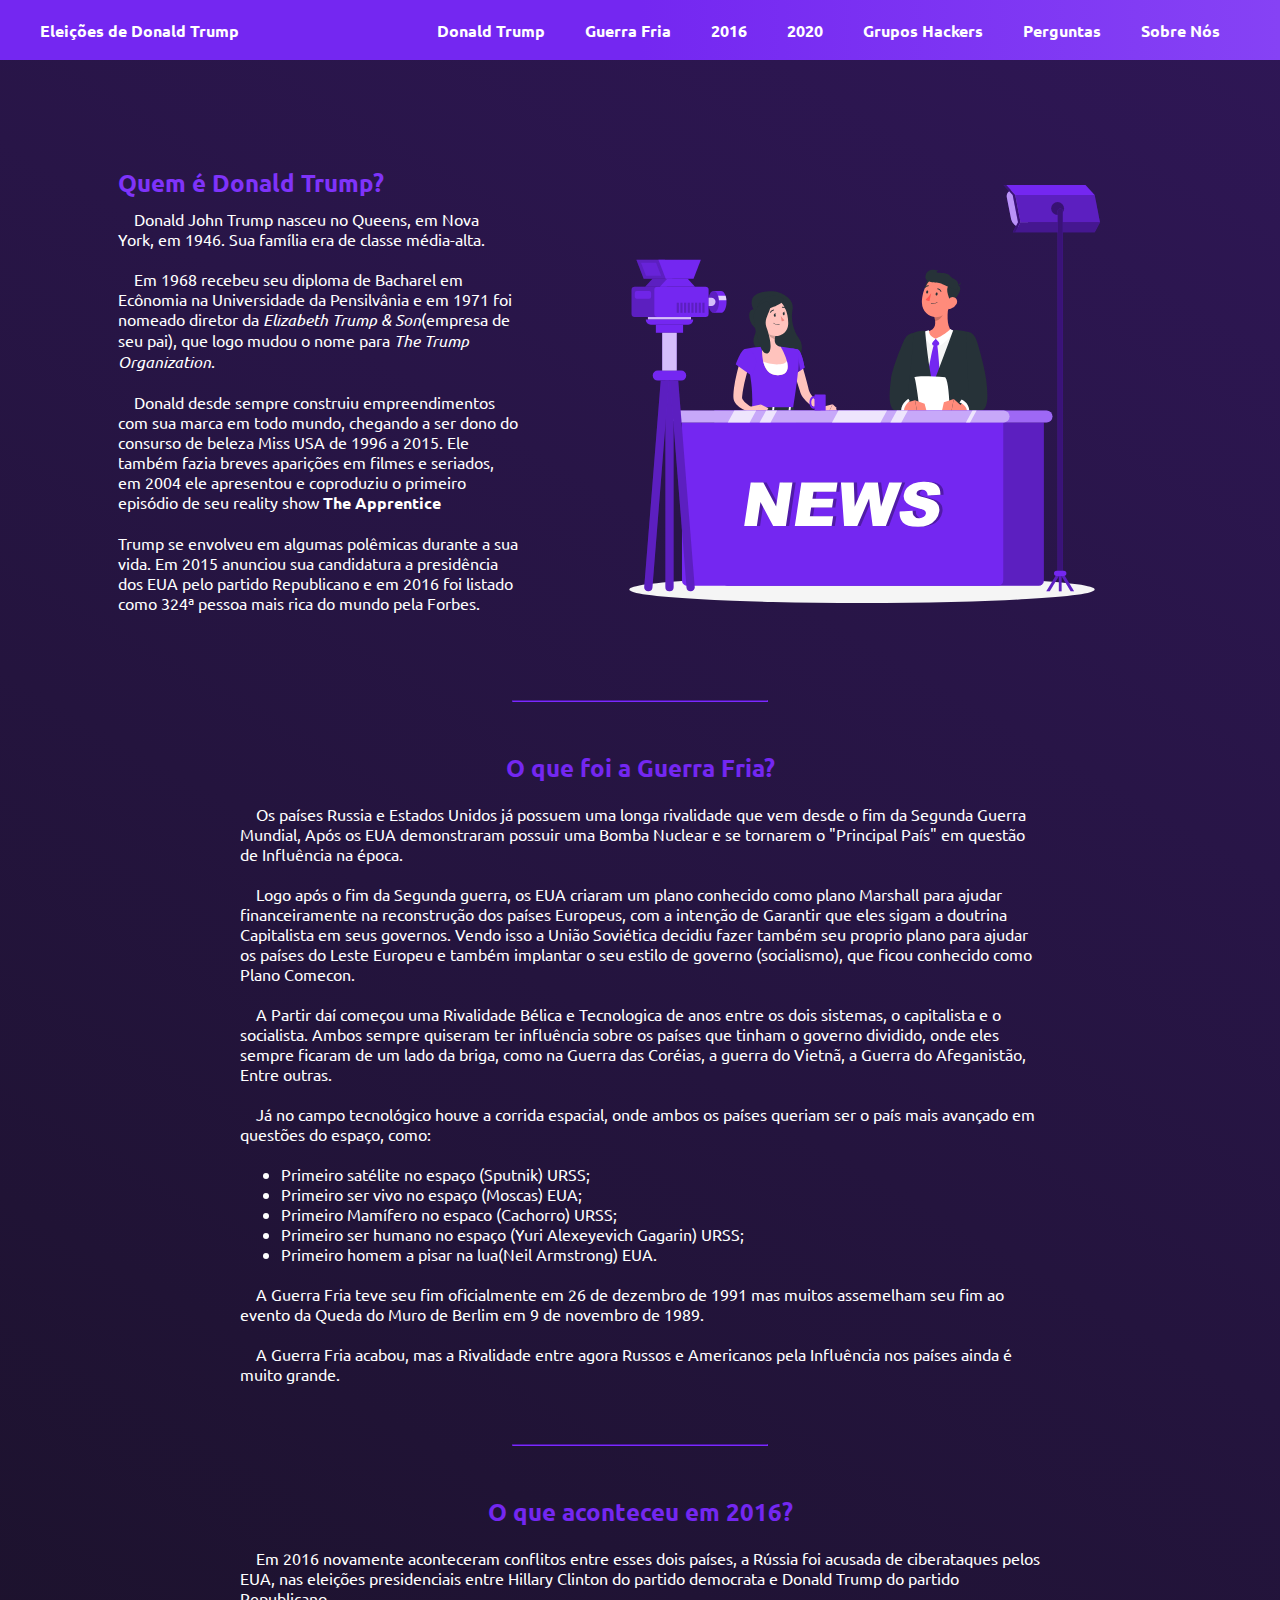
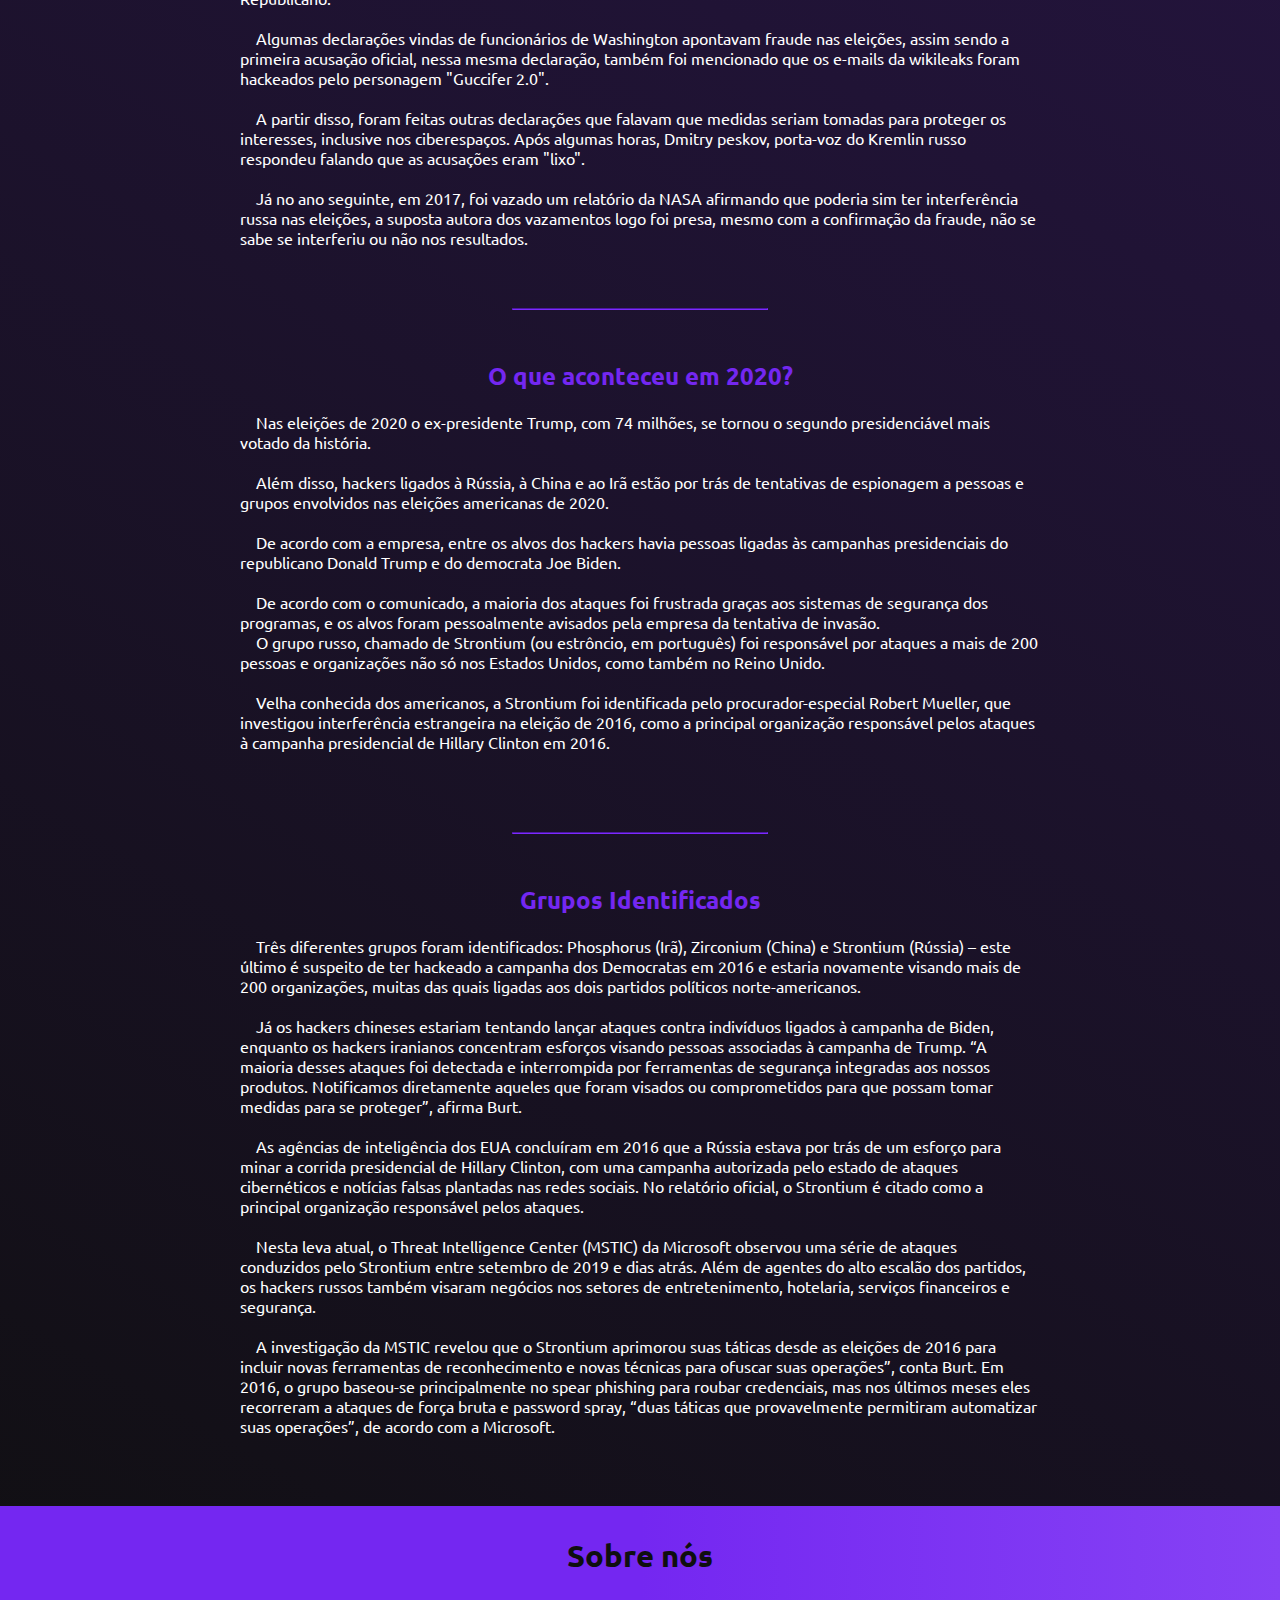
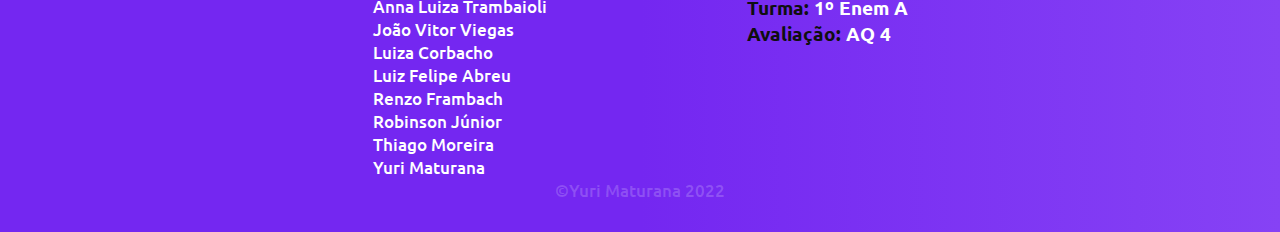
<file: index.html>
<!DOCTYPE html>
<html lang="pt-BR">
<head>
    <meta charset="UTF-8">
    <link rel="stylesheet" href="style.css">
    <title>Avaliação Qualitativa 4</title>
</head>
<body>
    <header class="menuStatic">
        <h4 class="elicoes">Eleições de Donald Trump</h4>
        <div class="partes">
            <a href="#trump">
                <div id="menus" class="donaldTrump">
                    <h4>Donald Trump</h4>
                </div>
            </a>
            <a href="#guerraFria">
                <div id="menus" class="guerra_fria">
                    <h4>Guerra Fria</h4>
                </div>
            </a>
            <a href="#hillary">
                <div id="menus" class="hillarys">
                    <h4>2016</h4>
                </div>
            </a>
            <a href="#ataque">
                <div id="menus" class="ataques">
                    <h4>2020</h4>
                </div>
            </a>
            <a href="#hacker">
                <div id="menus" class="hackers">
                    <h4>Grupos Hackers</h4>
                </div>
            </a>
            <a href="perguntas.html">
                <div id="menus" class="perguntas">
                    <h4>Perguntas</h4>
                </div>
            </a>
            <a href="#sobre">
                <div id="menus" class="sobreNos">
                    <h4>Sobre Nós</h4>
                </div>
            </a>
        </div>
    </header>
    <div class="container">
        <div id="conteudo">
            <section id="trump" class="trump">
                <div class="trumpTexto">
                    <h2>Quem é Donald Trump?</h2>
                    <p>&nbsp;&nbsp;&nbsp;&nbsp;Donald John Trump nasceu no Queens, em Nova York, em 1946. Sua família era de classe média-alta.</p> <br>
                    <p>&nbsp;&nbsp;&nbsp;&nbsp;Em 1968 recebeu seu diploma de Bacharel em Ecônomia na Universidade da Pensilvânia e em 1971 foi nomeado diretor da <i>Elizabeth Trump & Son</i>(empresa de seu pai), que logo mudou o nome para <i>The Trump Organization</i>.</p> <br>
                    <p>&nbsp;&nbsp;&nbsp;&nbsp;Donald desde sempre construiu empreendimentos com sua marca em todo mundo, chegando a ser dono do consurso de beleza Miss USA de 1996 a 2015. Ele também fazia breves aparições em filmes e seriados, em 2004 ele apresentou e coproduziu o primeiro episódio de seu reality show <b>The Apprentice</b></p> <br>
                    <p>Trump se envolveu em algumas polêmicas durante a sua vida. Em 2015 anunciou sua candidatura a presidência dos EUA pelo partido Republicano e em 2016 foi listado como 324ª pessoa mais rica do mundo pela Forbes.</p>
                </div>
                <img id="image" src="media/tv.svg">
            </section>

            <hr>

            <section id="guerraFria" class="guerraFria">
                <h2>O que foi a Guerra Fria?</h2>
                
                <p>&nbsp;&nbsp;&nbsp;&nbsp;Os países Russia e Estados Unidos já possuem uma longa rivalidade que vem desde o fim da Segunda Guerra Mundial, Após os EUA demonstraram possuir uma Bomba Nuclear e se tornarem o "Principal País" em questão de Influência na época.</p><br>
                
                <p>&nbsp;&nbsp;&nbsp;&nbsp;Logo após o fim da Segunda guerra, os EUA criaram um plano conhecido como plano Marshall para ajudar financeiramente na reconstrução dos países Europeus, com a intenção de Garantir que eles sigam a doutrina Capitalista em seus governos. Vendo isso a União Soviética decidiu fazer também seu proprio plano para ajudar os países do Leste Europeu e também implantar o seu estilo de governo (socialismo), que ficou conhecido como Plano Comecon.</p><br>
                
                <p>&nbsp;&nbsp;&nbsp;&nbsp;A Partir daí começou uma Rivalidade Bélica e Tecnologica de anos entre os dois sistemas, o capitalista e o socialista. Ambos sempre quiseram ter influência sobre os países que tinham o governo dividido, onde eles sempre ficaram de um lado da briga, como na Guerra das Coréias, a guerra do Vietnã, a Guerra do Afeganistão, Entre outras.</p><br>

                <p>&nbsp;&nbsp;&nbsp;&nbsp;Já no campo tecnológico houve a corrida espacial, onde ambos os países queriam ser o país mais avançado em questões do espaço, como:</p><br>

                <ul>
                    <li> Primeiro satélite no espaço (Sputnik) URSS;</li>
                    <li> Primeiro ser vivo no espaço (Moscas) EUA;</li>
                    <li> Primeiro Mamífero no espaco (Cachorro) URSS;</li>
                    <li> Primeiro ser humano no espaço (Yuri Alexeyevich Gagarin) URSS;&nbsp;&nbsp;&nbsp;&nbsp;&nbsp;&nbsp;&nbsp;&nbsp;&nbsp;&nbsp;&nbsp;&nbsp;&nbsp;&nbsp;&nbsp;&nbsp;&nbsp;&nbsp;&nbsp;&nbsp;&nbsp;&nbsp;&nbsp;&nbsp;&nbsp;&nbsp;&nbsp;&nbsp;&nbsp;&nbsp;&nbsp;&nbsp;&nbsp;&nbsp;&nbsp;&nbsp;&nbsp;&nbsp;&nbsp;&nbsp;&nbsp;&nbsp;&nbsp;&nbsp;&nbsp;&nbsp;&nbsp;&nbsp;&nbsp;&nbsp;&nbsp;&nbsp;&nbsp;&nbsp;&nbsp;&nbsp;&nbsp;&nbsp;&nbsp;&nbsp;&nbsp;&nbsp;&nbsp;&nbsp;</li>
                    <li> Primeiro homem a pisar na lua(Neil Armstrong) EUA.</li>
                </ul> <br>
                    
                <p>&nbsp;&nbsp;&nbsp;&nbsp;A Guerra Fria teve seu fim oficialmente em 26 de dezembro de 1991 mas muitos assemelham seu fim ao evento da Queda do Muro de Berlim em 9 de novembro de 1989.</p> <br>
                    
                <p>&nbsp;&nbsp;&nbsp;&nbsp;A Guerra Fria acabou, mas a Rivalidade entre agora Russos e Americanos pela Influência nos países ainda é muito grande.</p>
            </section>

            <hr>

            <section id="hillary" class="hillary">

                <h2>O que aconteceu em 2016?</h2>

                <p>&nbsp;&nbsp;&nbsp;&nbsp;Em 2016 novamente aconteceram conflitos entre esses dois países, a Rússia foi acusada de ciberataques pelos EUA, nas eleições presidenciais entre Hillary Clinton do partido democrata e Donald Trump do partido Republicano.</p><br>

                <p>&nbsp;&nbsp;&nbsp;&nbsp;Algumas declarações vindas de funcionários de Washington apontavam fraude nas eleições, assim sendo a primeira acusação oficial, nessa mesma declaração, também foi mencionado que os e-mails da wikileaks foram hackeados pelo personagem "Guccifer 2.0".</p><br>
                
                <p>&nbsp;&nbsp;&nbsp;&nbsp;A partir disso, foram feitas outras declarações que falavam que medidas seriam tomadas para proteger os interesses, inclusive nos ciberespaços. Após algumas horas, Dmitry peskov, porta-voz do Kremlin russo respondeu falando que as acusações eram "lixo".</p><br>
                
                <p>&nbsp;&nbsp;&nbsp;&nbsp;Já no ano seguinte, em 2017, foi vazado um relatório da NASA afirmando que poderia sim ter interferência russa nas eleições, a suposta autora dos vazamentos logo foi presa, mesmo com a confirmação da fraude, não se sabe se interferiu ou não nos resultados.</p>

            </section>
            <hr>
            <section id="ataque" class="ataque">
                <h2>O que aconteceu em 2020?</h2>
                <p>&nbsp;&nbsp;&nbsp;&nbsp;Nas eleições de 2020 o ex-presidente Trump, com 74 milhões, se tornou o segundo presidenciável mais votado da história.</p> <br>
                <p>&nbsp;&nbsp;&nbsp;&nbsp;Além disso, hackers ligados à Rússia, à China e ao Irã estão por trás de tentativas de espionagem a pessoas e grupos envolvidos nas eleições americanas de 2020.</p> <br>
                <p>&nbsp;&nbsp;&nbsp;&nbsp;De acordo com a empresa, entre os alvos dos hackers havia pessoas ligadas às campanhas presidenciais do republicano Donald Trump e do democrata Joe Biden.</p> <br>
                <p>&nbsp;&nbsp;&nbsp;&nbsp;De acordo com o comunicado, a maioria dos ataques foi frustrada graças aos sistemas de segurança dos programas, e os alvos foram pessoalmente avisados pela empresa da tentativa de invasão.</p>
                <p>&nbsp;&nbsp;&nbsp;&nbsp;O grupo russo, chamado de Strontium (ou estrôncio, em português) foi responsável por ataques a mais de 200 pessoas e organizações não só nos Estados Unidos, como também no Reino Unido.</p> <br>
                <p>&nbsp;&nbsp;&nbsp;&nbsp;Velha conhecida dos americanos, a Strontium foi identificada pelo procurador-especial Robert Mueller, que investigou interferência estrangeira na eleição de 2016, como a principal organização responsável pelos ataques à campanha presidencial de Hillary Clinton em 2016.</p> <br>

            </section>
            <hr>


            <section id="hacker" class="hacker">
                <h2>Grupos Identificados</h2>
                
                <p>&nbsp;&nbsp;&nbsp;&nbsp;Três diferentes grupos foram identificados: Phosphorus (Irã), Zirconium (China) e Strontium (Rússia) – este último é suspeito de ter hackeado a campanha dos Democratas em 2016 e estaria novamente visando mais de 200 organizações, muitas das quais ligadas aos dois partidos políticos norte-americanos.</p> <br>

                <p>&nbsp;&nbsp;&nbsp;&nbsp;Já os hackers chineses estariam tentando lançar ataques contra indivíduos ligados à campanha de Biden, enquanto os hackers iranianos concentram esforços visando pessoas associadas à campanha de Trump. “A maioria desses ataques foi detectada e interrompida por ferramentas de segurança integradas aos nossos produtos. Notificamos diretamente aqueles que foram visados ou comprometidos para que possam tomar medidas para se proteger”, afirma Burt.</p> <br>

                <p>&nbsp;&nbsp;&nbsp;&nbsp;As agências de inteligência dos EUA concluíram em 2016 que a Rússia estava por trás de um esforço para minar a corrida presidencial de Hillary Clinton, com uma campanha autorizada pelo estado de ataques cibernéticos e notícias falsas plantadas nas redes sociais. No relatório oficial, o Strontium é citado como a principal organização responsável pelos ataques.</p> <br>
                <p>&nbsp;&nbsp;&nbsp;&nbsp;Nesta leva atual, o Threat Intelligence Center (MSTIC) da Microsoft observou uma série de ataques conduzidos pelo Strontium entre setembro de 2019 e dias atrás. Além de agentes do alto escalão dos partidos, os hackers russos também visaram negócios nos setores de entretenimento, hotelaria, serviços financeiros e segurança.</p> <br>
                <p>&nbsp;&nbsp;&nbsp;&nbsp;A investigação da MSTIC revelou que o Strontium aprimorou suas táticas desde as eleições de 2016 para incluir novas ferramentas de reconhecimento e novas técnicas para ofuscar suas operações”, conta Burt. Em 2016, o grupo baseou-se principalmente no spear phishing para roubar credenciais, mas nos últimos meses eles recorreram a ataques de força bruta e password spray, “duas táticas que provavelmente permitiram automatizar suas operações”, de acordo com a Microsoft.</p> <br>


            </section>
        </div>

        <div class="sobre" id="sobre">
            <h1>Sobre nós</h1>
            <div class="infos">
                <div class="sobreAlunos">
                    <p>Anna Luiza Trambaioli</p>
                    <p>João Vitor Viegas</p>
                    <p>Luiza Corbacho</p>
                    <p>Luiz Felipe Abreu</p>
                    <p>Renzo Frambach</p>
                    <p>Robinson Júnior</p>
                    <p>Thiago Moreira</p>
                    <p>Yuri Maturana</p>
                </div>
                <div class="informacoes">
                    <h3><a style="color: #0f0f0f; font-weight: 900;">Turma: </a>1º Enem A</h3>
                    <h3><a style="color: #0f0f0f; font-weight: 900;">Avaliação: </a>AQ 4</h3>
                </div>
            </div>
            <p class="copy">&copy;Yuri Maturana 2022</p>
        </div>
    </div>
</body>
</html>
</file>
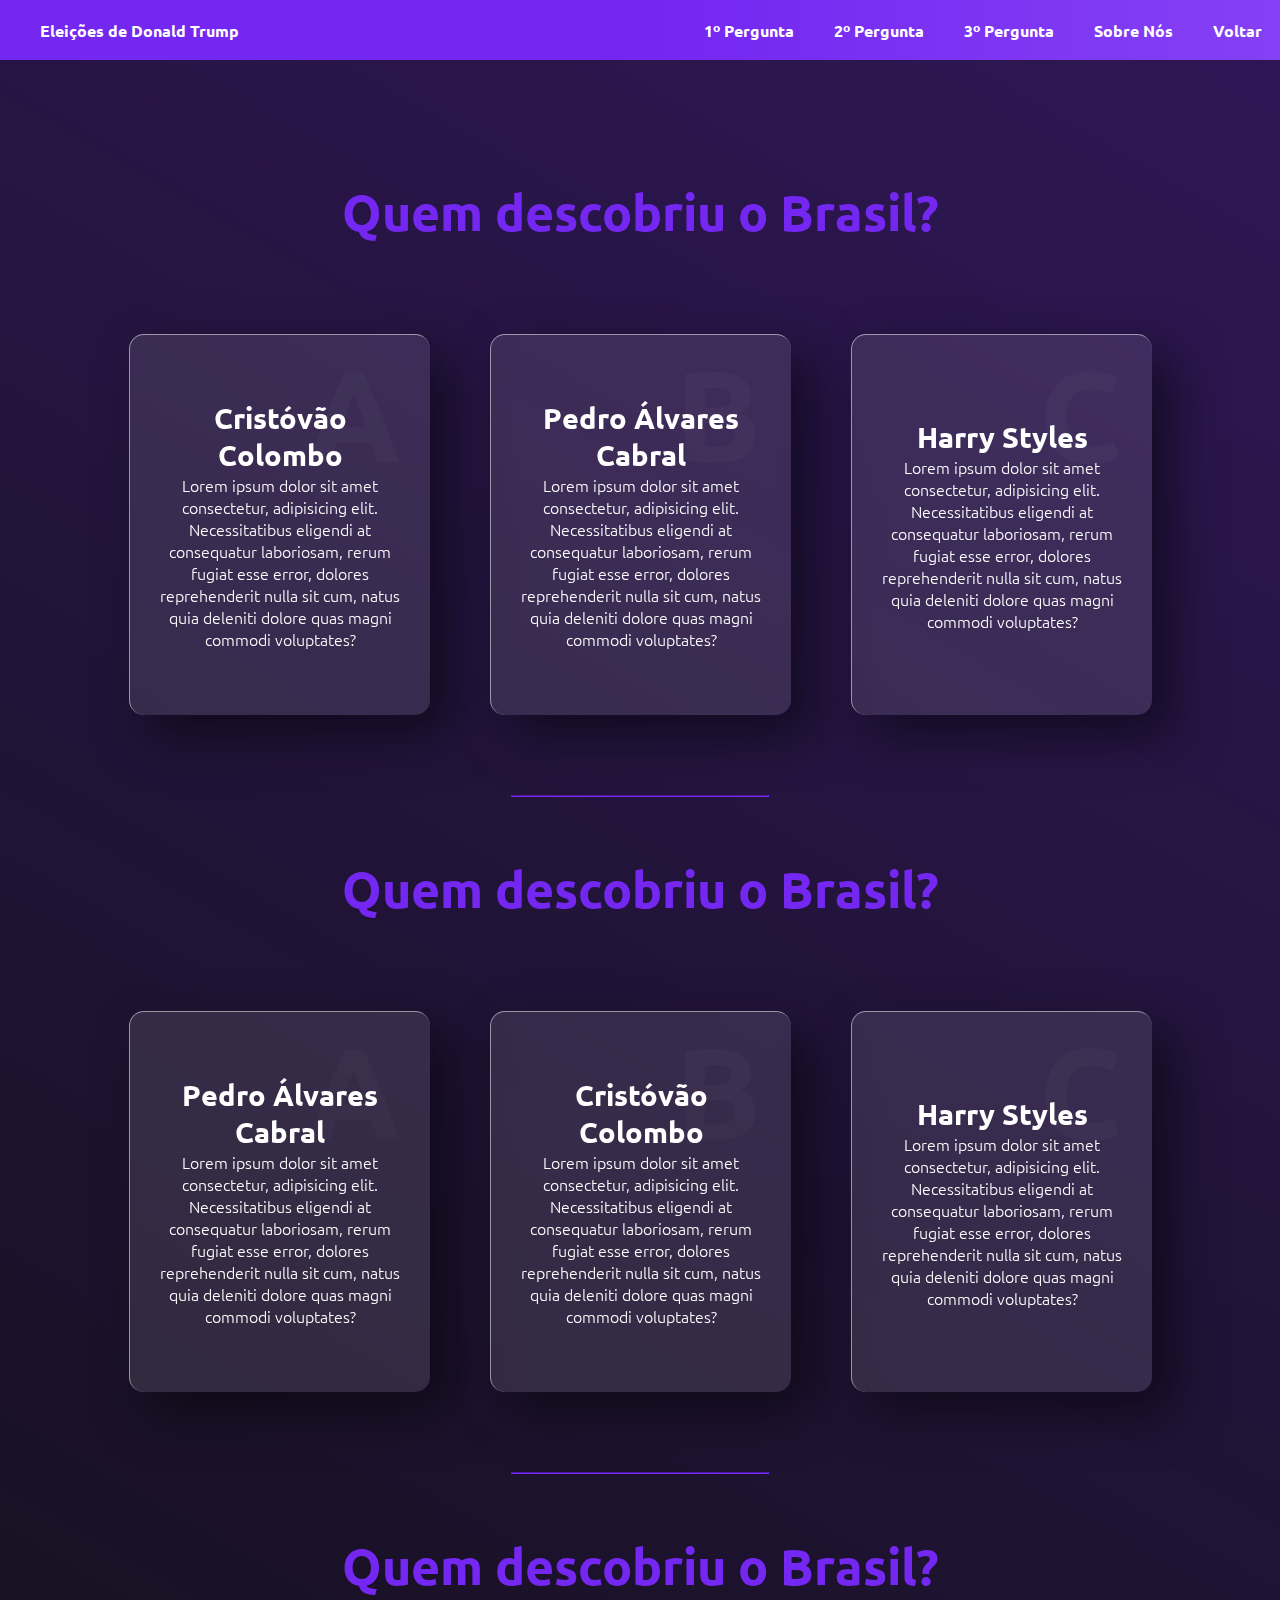
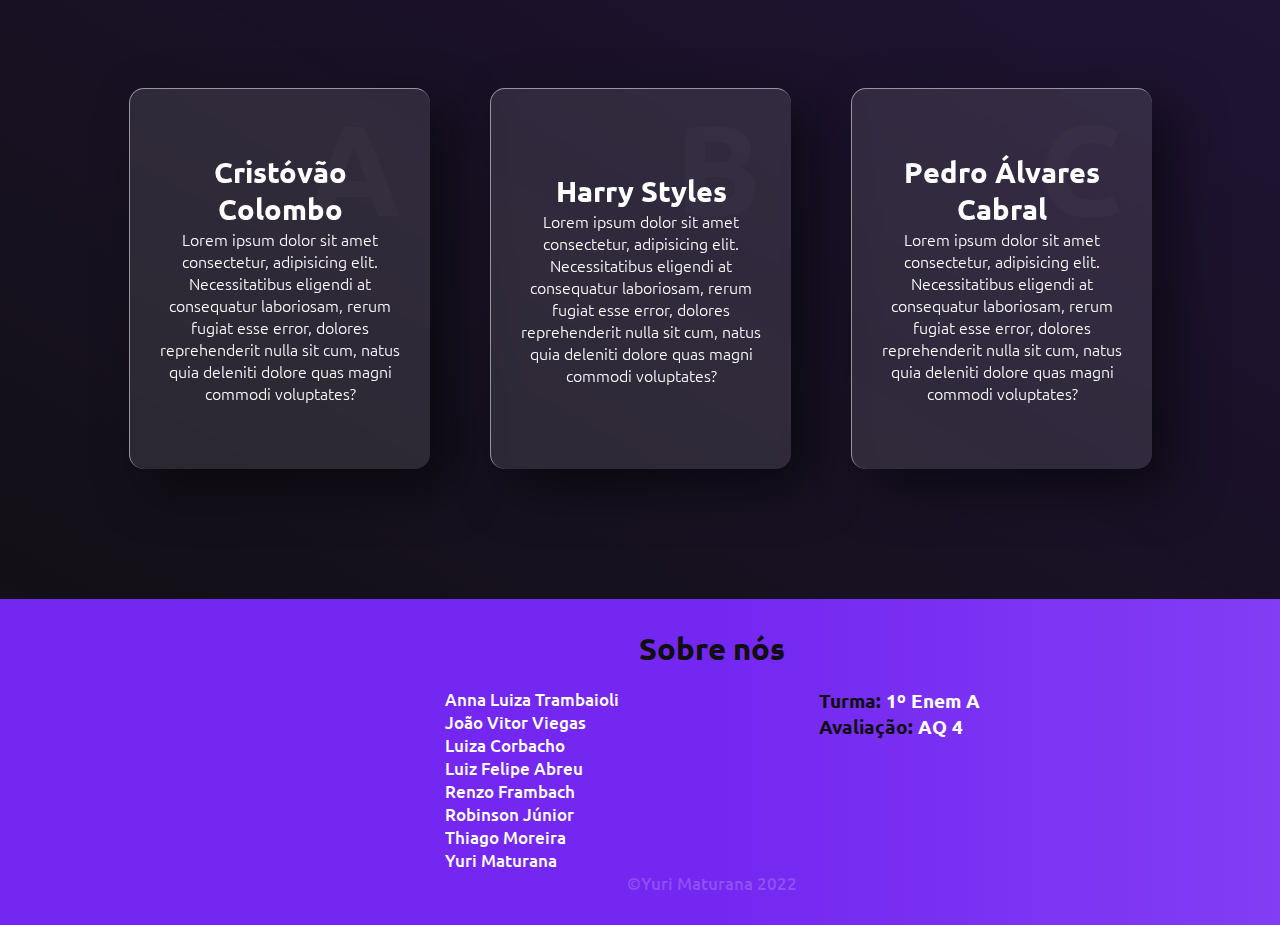
<file: perguntas.html>
<!DOCTYPE html>
<html lang="pt-BR">
<head>
    <meta charset="UTF-8">
    <meta http-equiv="X-UA-Compatible" content="IE=edge">
    <meta name="viewport" content="width=device-width, initial-scale=1.0">
    <link rel="stylesheet" href="perguntas.css">
    <title>Jogo de Perguntas e Respostas</title>
</head>
<body>
    <header class="menuStatic">
        <h4 class="elicoes">Eleições de Donald Trump</h4>
        <div class="partes">
            <a href="#pergunta1">
                <div id="menus" class="donaldTrump">
                    <h4>1º Pergunta</h4>
                </div>
            </a>
            <a href="#pergunta2">
                <div id="menus" class="donaldTrump">
                    <h4>2º Pergunta</h4>
                </div>
            </a>
            <a href="#pergunta3">
                <div id="menus" class="donaldTrump">
                    <h4>3º Pergunta</h4>
                </div>
            </a>
            <a href="#sobre">
                <div id="menus" class="donaldTrump">
                    <h4>Sobre Nós</h4>
                </div>
            </a>
            <a href="index.html">
                <div id="menus" class="donaldTrump">
                    <h4>Voltar</h4>
                </div>
            </a>
        </div>
    </header>
    <br><br><br><br><br><br><br><br><br>
    <div class="pergunta" id="pergunta1">
        <h1>Quem descobriu o Brasil?</h1>
        <br><br><br>
        <div class="container">
            <div class="card" id="a1">
                <div class="content">
                    <h2>A</h2>
                    <h3>Cristóvão Colombo</h3>
                    <p>Lorem ipsum dolor sit amet consectetur, adipisicing elit. Necessitatibus eligendi at consequatur laboriosam, rerum fugiat esse error, dolores reprehenderit nulla sit cum, natus quia deleniti dolore quas magni commodi voluptates?</p>
                </div>
            </div>
            <div class="card" id="b1">
                <div class="content">
                    <h2>B</h2>
                    <h3>Pedro Álvares Cabral</h3>
                    <p>Lorem ipsum dolor sit amet consectetur, adipisicing elit. Necessitatibus eligendi at consequatur laboriosam, rerum fugiat esse error, dolores reprehenderit nulla sit cum, natus quia deleniti dolore quas magni commodi voluptates?</p>
                </div>
            </div>
            <div class="card" id="c1">
                <div class="content">
                    <h2>C</h2>
                    <h3>Harry Styles</h3>
                    <p>Lorem ipsum dolor sit amet consectetur, adipisicing elit. Necessitatibus eligendi at consequatur laboriosam, rerum fugiat esse error, dolores reprehenderit nulla sit cum, natus quia deleniti dolore quas magni commodi voluptates?</p>
                </div>
            </div>
        </div>
        <br><br>
        <hr>
    </div>
    <div class="pergunta" id="pergunta2">
        <h1>Quem descobriu o Brasil?</h1>
        <br><br><br>
        <div class="container">
            <div class="card" id="a2">
                <div class="content">
                    <h2>A</h2>
                    <h3>Pedro Álvares Cabral</h3>
                    <p>Lorem ipsum dolor sit amet consectetur, adipisicing elit. Necessitatibus eligendi at consequatur laboriosam, rerum fugiat esse error, dolores reprehenderit nulla sit cum, natus quia deleniti dolore quas magni commodi voluptates?</p>
                </div>
            </div>
            <div class="card" id="b2">
                <div class="content">
                    <h2>B</h2>
                    <h3>Cristóvão Colombo</h3>
                    <p>Lorem ipsum dolor sit amet consectetur, adipisicing elit. Necessitatibus eligendi at consequatur laboriosam, rerum fugiat esse error, dolores reprehenderit nulla sit cum, natus quia deleniti dolore quas magni commodi voluptates?</p>
                </div>
            </div>
            <div class="card" id="c2">
                <div class="content">
                    <h2>C</h2>
                    <h3>Harry Styles</h3>
                    <p>Lorem ipsum dolor sit amet consectetur, adipisicing elit. Necessitatibus eligendi at consequatur laboriosam, rerum fugiat esse error, dolores reprehenderit nulla sit cum, natus quia deleniti dolore quas magni commodi voluptates?</p>
                </div>
            </div>
        </div>
        <br><br>
        <hr>
    </div>
    <div class="pergunta" id="pergunta3">
        <h1>Quem descobriu o Brasil?</h1>
        <br><br><br>
        <div class="container">
            <div class="card" id="a3">
                <div class="content">
                    <h2>A</h2>
                    <h3>Cristóvão Colombo</h3>
                    <p>Lorem ipsum dolor sit amet consectetur, adipisicing elit. Necessitatibus eligendi at consequatur laboriosam, rerum fugiat esse error, dolores reprehenderit nulla sit cum, natus quia deleniti dolore quas magni commodi voluptates?</p>
                </div>
            </div>
            <div class="card" id="b3">
                <div class="content">
                    <h2>B</h2>
                    <h3>Harry Styles</h3>
                    <p>Lorem ipsum dolor sit amet consectetur, adipisicing elit. Necessitatibus eligendi at consequatur laboriosam, rerum fugiat esse error, dolores reprehenderit nulla sit cum, natus quia deleniti dolore quas magni commodi voluptates?</p>
                </div>
            </div>
            <div class="card" id="c3">
                <div class="content">
                    <h2>C</h2>
                    <h3>Pedro Álvares Cabral</h3>
                    <p>Lorem ipsum dolor sit amet consectetur, adipisicing elit. Necessitatibus eligendi at consequatur laboriosam, rerum fugiat esse error, dolores reprehenderit nulla sit cum, natus quia deleniti dolore quas magni commodi voluptates?</p>
                </div>
            </div>
        </div>
        <br><br>
    </div>

    <div class="sobre" id="sobre">
        <h1>Sobre nós</h1>
        <div class="infos">
            <div class="sobreAlunos">
                <p>Anna Luiza Trambaioli</p>
                <p>João Vitor Viegas</p>
                <p>Luiza Corbacho</p>
                <p>Luiz Felipe Abreu</p>
                <p>Renzo Frambach</p>
                <p>Robinson Júnior</p>
                <p>Thiago Moreira</p>
                <p>Yuri Maturana</p>
            </div>
            <div class="informacoes">
                <h3><a style="color: #0f0f0f; font-weight: 900;">Turma: </a>1º Enem A</h3>
                <h3><a style="color: #0f0f0f; font-weight: 900;">Avaliação: </a>AQ 4</h3>
            </div>
        </div>
        <p class="copy">&copy;Yuri Maturana 2022</p>
    </div>

    <script type="text/javascript" src="vanilla-tilt.min.js"></script>

    <script type="text/javascript" src="perguntas.js"></script>
    <script>
        VanillaTilt.init(document.querySelectorAll(".card"), {
            max: 20,
            speed: 400,
            glare: true,
            "max-glare": 0.5
        });
    </script>

</body>
</html>
</file>
<file: style.css>
@import url('https://fonts.googleapis.com/css2?family=Ubuntu:ital,wght@0,300;0,400;0,500;0,700;1,300;1,400;1,500;1,700&display=swap');

* {
    margin: 0;
    padding: 0;
    box-sizing: border-box;
    text-decoration: none;
    font-family: 'Ubuntu', sans-serif;
}

body {
    font-size: 100%;
    height: 100%;
    width: 100vw;

    background-color: var(--backgrond);
    background-image: linear-gradient( 30deg, transparent, #7427f150);

    overflow-x: hidden;
}

:root {
    --white: #ffffff;
    --backgrond: #0f0f0f;
    
    --theme: #7427f1;
    --themeHover: #7f33fa;
    --themeDark: #2c1651;
    --themeLight: #b080ff50;
    --themeLightB: #b080ff;
    --themeLightC: #8642f5;
}

body::-webkit-scrollbar {
    width: 12px;               /* width of the entire scrollbar */
}

body::-webkit-scrollbar-track {
    background: #8642f5;        /* color of the tracking area */
}

body::-webkit-scrollbar-thumb {
    background-color: var(--themeDark);
    border: 3px solid #8642f5;
    border-radius: 20px;
}

/* roll */

html {
    scroll-behavior: smooth;
    scroll-padding-top: 20%;
    cursor: default;
}

/* holder */

.menuStatic {
    width: 100%;

    display: flex;
    justify-content: space-between;
    /* align-items: center; */

    position: fixed;

    /* padding: 18px 35pt; */
    height: 60px;
    padding-left: 40px;
    padding-right: 40px;

    background-color: var(--theme);
    background-image: linear-gradient(90deg, transparent, transparent, var(--themeLightC));
    color: white;

    font-weight: 700;
}

.elicoes {
    display: flex;
    align-items: center;
}

.partes {
    display: flex;
    flex-direction: rows;
}

.partes h4 {
    color: var(--white);
}

#menus {
    height: 100%;
    padding: 0px 20px;
    display: flex;
    align-items: center;
    transition: 0.2s;

    cursor: pointer;
}

#menus:hover {
    background-color: var(--themeHover);
}

/* Conteúdo do site */

section {
    width: 100%;
}

#conteudo {
    width: 100vw;
    padding-top: 60px;
    color: var(--white);

    display: flex;
    flex-direction: column;
    align-items: center;
}

.container hr {
    margin-top: 10px;
    width: 20%;
    border-color: var(--theme);
}

/* Trump */

.trump {
    padding-top: 30px;
    width: 85%;
    display: flex;
    justify-content: space-around;
    align-items: center;
}

.trumpTexto {
    width: 400px;
}

.trumpTexto h2 {
    color: var(--themeHover);
    margin-bottom: 10px;
}

#image {
    width: 600px;
}

/* Guerra fria */

.guerraFria {
    padding-top: 50px;

    display: flex;
    align-items: center;
    flex-direction: column;
    width: 800px;
    margin-bottom: 50px;
}

.guerraFria h2 {
    padding-bottom: 20px;
    color: var(--theme);
}

/* Hillary */

.hillary {
    padding-top: 50px;

    display: flex;
    align-items: center;
    flex-direction: column;
    width: 800px;
    margin-bottom: 50px;
}

.hillary h2 {
    padding-bottom: 20px;
    color: var(--theme);
}

/* Ataque */

#ataque {
    padding-top: 50px;

    display: flex;
    align-items: center;
    flex-direction: column;
    width: 800px;
    margin-bottom: 50px;
}

#ataque h2 {
    padding-bottom: 20px;
    color: var(--theme);
}

/* Hacker */

#hacker {
    padding-top: 50px;

    display: flex;
    align-items: center;
    flex-direction: column;
    width: 800px;
    margin-bottom: 50px;
}

#hacker h2 {
    padding-bottom: 20px;
    color: var(--theme);
}

/* Sobre nós */

.sobre {
    width: 100%;
    padding: 30px 200px;
    color: white;
    background-color: var(--theme);
    background-image: linear-gradient(90deg, transparent, transparent, var(--themeLightC));
    display: flex;
    justify-content: space-around;
    align-items: center;
    flex-direction: column;
    width: 100vw;
}

.infos {
    display: flex;
    justify-content: space-around;
}

.sobre h1 {
    font-size: 23pt;
    color: var(--backgrond);
    padding-bottom: 20px;
}

.sobre p {
    font-weight: 500;
    font-size: 13pt;
}

.sobreAlunos {
    padding-right: 100px;
}

.informacoes {
    padding-left: 100px;
}

.copy {
    display: flex;
    align-items: center;
    justify-content: center;
    color: #ffffff30;
    cursor: default;
}
</file>
<file: perguntas.css>
@import url('https://fonts.googleapis.com/css2?family=Ubuntu:ital,wght@0,300;0,400;0,500;0,700;1,300;1,400;1,500;1,700&display=swap');

* {
    margin: 0;
    padding: 0;
    text-decoration: none;
    font-family: 'Ubuntu', sans-serif;
}

body {
    box-sizing: border-box;
    font-size: 100%;
    height: 100%;
    width: 100%;

    background-color: var(--backgrond);
    background-image: linear-gradient( 30deg, transparent, #7427f150);

    overflow-x: hidden;
}

:root {
    --white: #ffffff;
    --backgrond: #0f0f0f;
    
    --theme: #7427f1;
    --themeHover: #7f33fa;
    --themeDark: #2c1651;
    --themeLight: #b080ff50;
    --themeLightB: #b080ff;
    --themeLightC: #8642f5;
}

body::-webkit-scrollbar {
    width: 12px;
}

body::-webkit-scrollbar-track {
    background: #8642f5;
}

body::-webkit-scrollbar-thumb {
    background-color: var(--themeDark);
    border: 3px solid #8642f5;
    border-radius: 20px;
}

/* roll */

html {
    scroll-behavior: smooth;
    scroll-padding-top: 20%;
    cursor: default;
}

/* holder */

.menuStatic {
    width: 97%;
    
    z-index: 10;

    display: flex;
    justify-content: space-between;

    position: fixed;
    height: 60px;
    padding-left: 40px;
    padding-right: 40px;

    background-color: var(--theme);
    background-image: linear-gradient(90deg, transparent, transparent, var(--themeLightC));
    color: white;

    font-weight: 700;
}

.elicoes {
    display: flex;
    align-items: center;
}

.partes {
    display: flex;
    flex-direction: rows;
}

.partes h4 {
    color: var(--white);
}

#menus {
    height: 100%;
    padding: 0px 20px;
    display: flex;
    align-items: center;
    transition: 0.2s;

    cursor: pointer;
}

#menus:hover {
    background-color: var(--themeHover);
}

/* Cards */

.pergunta {
    display: flex;
    justify-content: center;
    align-items: center;
    flex-direction: column;
    margin-bottom: 60px;
}

.pergunta h1{
    font-size: 50px;
    color: var(--theme);
}

.container {
    position: relative;
    display: flex;
    justify-content: center;
    align-items: center;
    min-width: 1200px;
    /* height: 600px; */
    flex-wrap: wrap;
    z-index: 1;
}

.container .card {
    position: relative;
    width: 300px;
    height: 380px;
    margin: 30px;
    box-shadow: 20px 20px 50px rgba(0, 0, 0, .5);
    border-radius: 15px;
    background-color: rgba(255, 255, 255, .1);
    backdrop-filter: blur(5px);
    overflow: hidden;
    display: flex;
    justify-content: center;
    align-items: center;

    border-top: 1px solid rgba(255, 255, 255, .5);
    border-left: 1px solid rgba(255, 255, 255, .5);

    cursor: pointer;
}

.container .card .content {
    padding: 20px;
    text-align: center;
    transition: .5s;
}

.container .card .content h2 {
    position: absolute;
    top: 0px;
    right: 30px;
    font-size: 8em;
    color: rgba(255, 255, 255, .025);
    pointer-events: none;
}

.container .card .content h3 {
    font-size: 1.8em;
    color: #fff;
    z-index: 1;
}

.container .card .content p {
    font-size: 1em;
    color: #fff;
    font-weight: 300;
}

hr {
    margin-top: 10px;
    width: 20%;
    border-color: var(--theme);
}

/* Sobre nós */

.sobre {
    width: 100%;
    padding: 30px 200px;
    color: white;
    background-color: var(--theme);
    background-image: linear-gradient(90deg, transparent, transparent, var(--themeLightC));
    display: flex;
    justify-content: space-around;
    align-items: center;
    flex-direction: column;
    width: 80%;
}

.infos {
    display: flex;
    justify-content: space-around;
}

.sobre h1 {
    font-size: 23pt;
    color: var(--backgrond);
    padding-bottom: 20px;
}

.sobre p {
    font-weight: 500;
    font-size: 13pt;
}

.sobreAlunos {
    padding-right: 100px;
}

.informacoes {
    padding-left: 100px;
}

.copy {
    display: flex;
    align-items: center;
    justify-content: center;
    color: #ffffff30;
    cursor: default;
}
</file>
